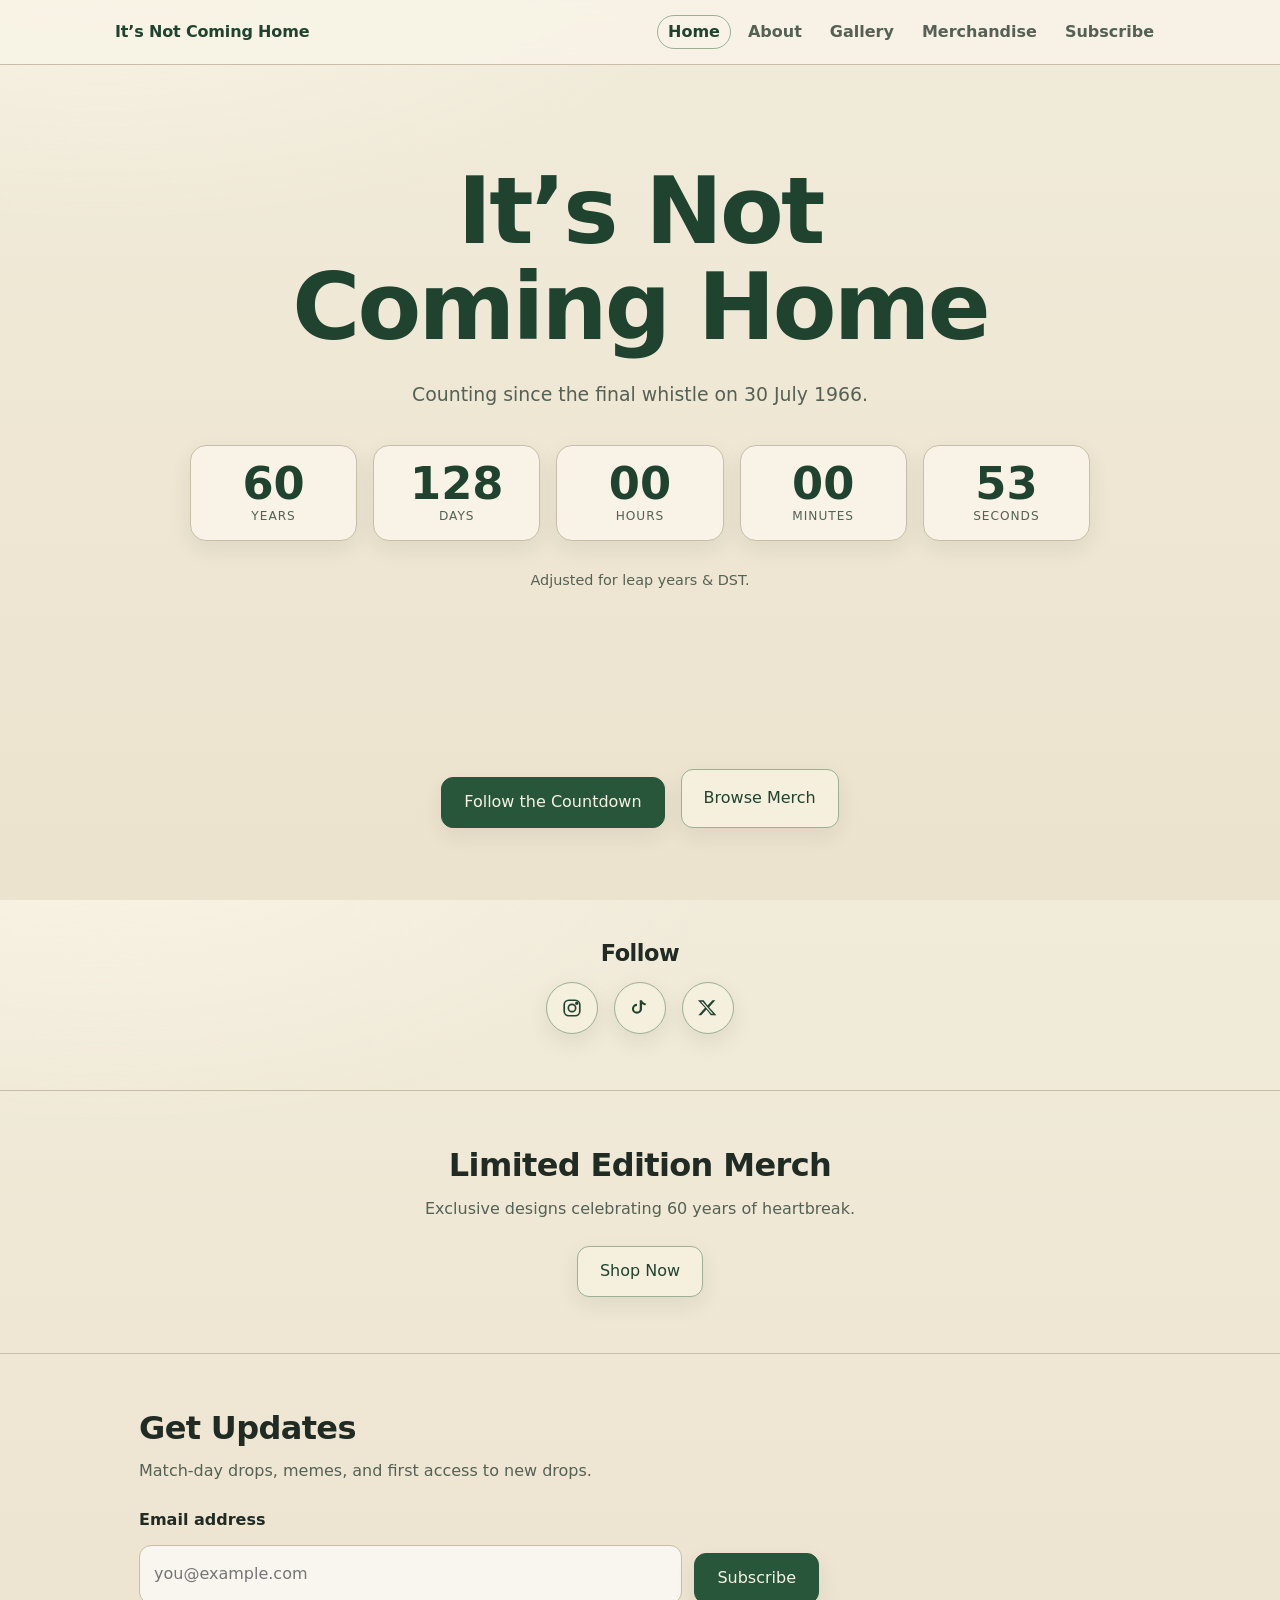
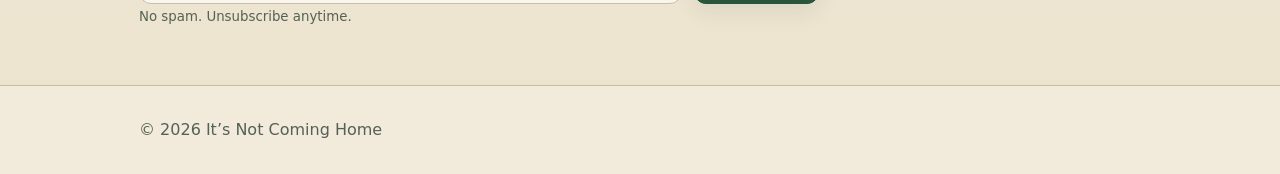
<file: index.html>
<!doctype html>
<html lang="en">
<head>
  <meta charset="utf-8" />
  <meta name="viewport" content="width=device-width,initial-scale=1" />
  <title>It’s Not Coming Home — Since 30 July 1966</title>
  <meta name="description" content="A brutally simple counter since 30 July 1966. Subscribe for updates, memes, and merch when it drops." />
  <link rel="canonical" href="https://yourdomain.com/" />

  <!-- Open Graph / Twitter -->
  <meta property="og:type" content="website">
  <meta property="og:title" content="It’s Not Coming Home">
  <meta property="og:description" content="Counting since the final whistle on 30 July 1966.">
  <meta property="og:image" content="https://yourdomain.com/assets/og-image.jpg">
  <meta name="twitter:card" content="summary_large_image">
  <meta name="twitter:title" content="It's Not Coming Home">
  <meta name="twitter:description" content="Counting since the final whistle on 30 July 1966.">

  <!-- Favicon -->
  <link rel="icon" href="./assets/favicon.svg" type="image/svg+xml">
  <link rel="icon" href="./assets/favicon-32.png" type="image/png" sizes="32x32">
  <link rel="icon" href="./assets/favicon-16.png" type="image/png" sizes="16x16">

  <!-- Analytics (Plausible) -->
  <script defer data-domain="yourdomain.com" src="https://plausible.io/js/script.js"></script>

  <!-- Basic Schema -->
  <script type="application/ld+json">
  { "@context":"https://schema.org", "@type":"WebSite",
    "name":"It’s Not Coming Home", "url":"https://yourdomain.com/" }
  </script>

  <link rel="stylesheet" href="./assets/styles.css" />
</head>
<body class="home-page">
  <header class="site-header">
    <nav class="container nav" aria-label="Primary">
      <a class="brand" href="./">It’s Not Coming Home</a>
      <div class="links">
        <a class="active" href="./">Home</a>
        <a href="./about/">About</a>
        <a href="./gallery/">Gallery</a>
        <a href="./merchandise/">Merchandise</a>
        <a href="./get-in-touch/">Subscribe</a>
      </div>
    </nav>
  </header>

  <main class="home-main">
    <!-- Hero: Clock & Primary Message -->
    <section class="hero home-section home-hero">
      <div class="container">
        <h1 class="headline">It’s Not Coming Home</h1>
        <p class="tagline">Counting since the final whistle on 30 July 1966.</p>

        <div class="timer" aria-live="polite" aria-label="Elapsed time since 30 July 1966">
          <div class="timer-row">
            <div class="time-box"><span id="years" class="num">0</span><span class="label">Years</span></div>
            <div class="time-box"><span id="days" class="num">0</span><span class="label">Days</span></div>
            <div class="time-box"><span id="hours" class="num">00</span><span class="label">Hours</span></div>
            <div class="time-box"><span id="minutes" class="num">00</span><span class="label">Minutes</span></div>
            <div class="time-box"><span id="seconds" class="num">00</span><span class="label">Seconds</span></div>
          </div>
          <p class="subtext">Adjusted for leap years & DST.</p>
        </div>
      </div>
    </section>

    <!-- CTA Block: Primary + Secondary -->
    <section class="cta-block home-section">
      <div class="container">
        <div class="cta-row">
          <a href="./get-in-touch/" class="cta-primary">Follow the Countdown</a>
          <a href="./merchandise/" class="cta-secondary">Browse Merch</a>
        </div>
      </div>
    </section>

    <!-- Social Links -->
    <section class="social-block home-section">
      <div class="container">
        <h2 class="social-title">Follow</h2>
        <div class="social-links">
          <a href="https://www.instagram.com/its_notcominghome/" target="_blank" rel="noopener noreferrer" class="social-link instagram" aria-label="Instagram">
            <svg viewBox="0 0 24 24" aria-hidden="true" focusable="false">
              <rect x="3.5" y="3.5" width="17" height="17" rx="5"></rect>
              <circle cx="12" cy="12" r="4"></circle>
              <circle cx="17.2" cy="6.8" r="1"></circle>
            </svg>
            <span class="sr-only">Instagram</span>
          </a>
          <a href="https://www.tiktok.com/@its_notcominghome" target="_blank" rel="noopener noreferrer" class="social-link tiktok" aria-label="TikTok">
            <svg viewBox="0 0 24 24" aria-hidden="true" focusable="false">
              <path d="M14.2 3.5c.5 1.8 1.9 3 4 3.2V9c-1.5-.1-2.9-.7-4-1.5v5.3A5.5 5.5 0 1 1 8.7 7.3v2.4a3.1 3.1 0 1 0 3 3.1V3.5h2.5z"></path>
            </svg>
            <span class="sr-only">TikTok</span>
          </a>
          <a href="https://x.com/Notcominghome66" target="_blank" rel="noopener noreferrer" class="social-link x" aria-label="X">
            <svg viewBox="0 0 24 24" aria-hidden="true" focusable="false">
              <path d="M16.9 3.5h3.1l-6.8 7.7L21.2 20h-6.1l-4.8-6.3L4.6 20H1.5l7.2-8.2L1 3.5h6.2l4.3 5.7 5.4-5.7zm-1.1 14.7h1.7L6.2 5.2H4.4l11.4 13z"></path>
            </svg>
            <span class="sr-only">X</span>
          </a>
        </div>
      </div>
    </section>

    <!-- Merch Teaser -->
    <section class="merch-teaser home-section">
      <div class="container">
        <h2>Limited Edition Merch</h2>
        <p>Exclusive designs celebrating 60 years of heartbreak.</p>
        <a href="./merchandise/" class="merch-link">Shop Now</a>
      </div>
    </section>

    <!-- Stay Informed / Subscribe -->
    <section class="subscribe-section home-section">
      <div class="container">
        <h2>Get Updates</h2>
        <p>Match-day drops, memes, and first access to new drops.</p>

        <!-- Buttondown embed (replace YOUR_BUTTONDOWN_USERNAME) -->
        <form class="subscribe-form"
              action="https://buttondown.email/api/emails/embed-subscribe/YOUR_BUTTONDOWN_USERNAME"
              method="post" target="popupwindow"
              onsubmit="window.open('https://buttondown.email/YOUR_BUTTONDOWN_USERNAME','popupwindow')">
          <label for="bd-email">Email address</label>
          <div class="subscribe-row">
            <input id="bd-email" type="email" name="email" required placeholder="you@example.com" autocomplete="email" />
            <button type="submit">Subscribe</button>
          </div>
          <small class="muted">No spam. Unsubscribe anytime.</small>
        </form>
      </div>
    </section>
  </main>

  <footer class="site-footer">
    <div class="container">© <span id="year"></span> It’s Not Coming Home</div>
  </footer>

  <script src="./assets/main.js" defer></script>
</body>
</html>
</file>
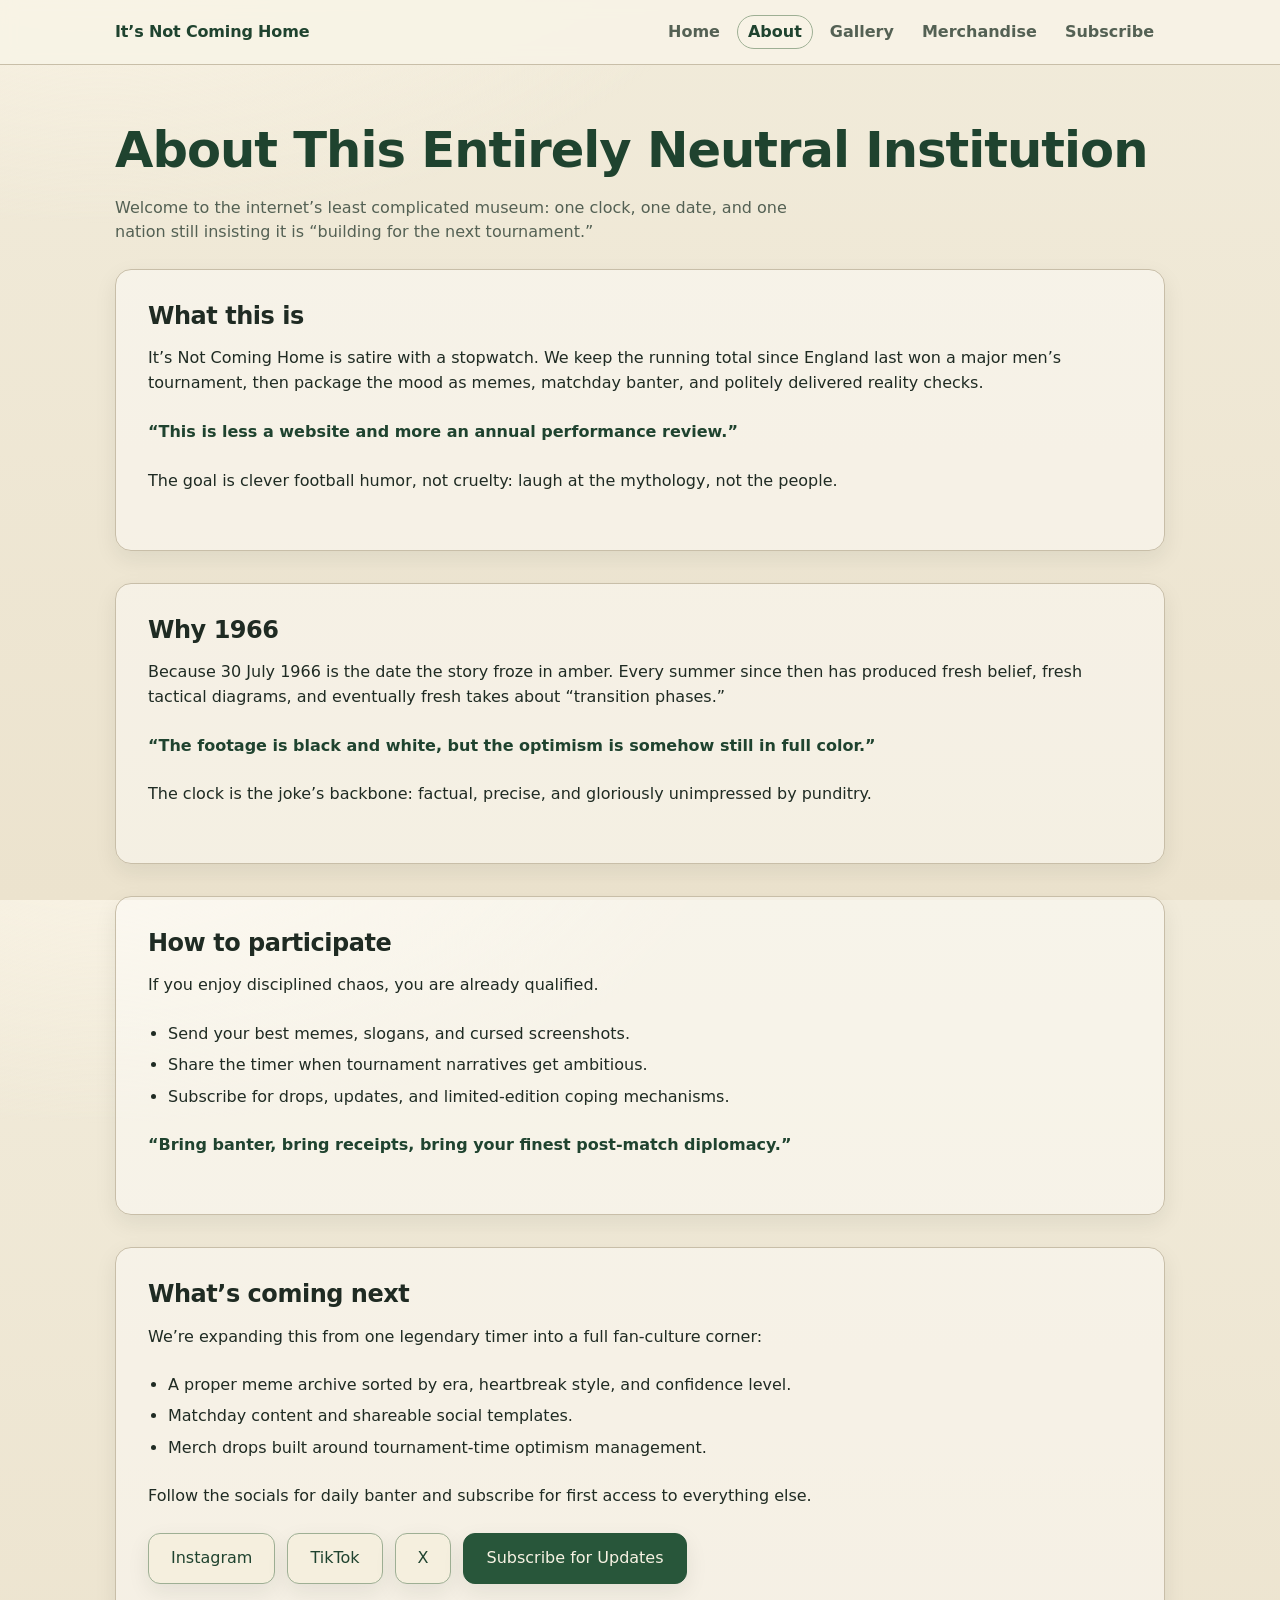
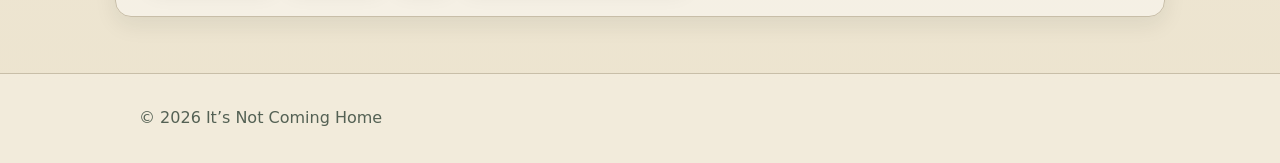
<file: about/index.html>
<!doctype html>
<html lang="en">
<head>
  <meta charset="utf-8"><meta name="viewport" content="width=device-width,initial-scale=1">
  <title>About — It’s Not Coming Home</title>
  <meta name="description" content="About this very serious website with a very serious clock." />
  <link rel="canonical" href="https://itsnotcominghome.com/about/">
  <link rel="icon" href="../assets/favicon.ico">
  <meta property="og:title" content="About — It’s Not Coming Home">
  <meta property="og:description" content="Why this exists and what’s next.">
  <meta property="og:image" content="https://itsnotcominghome.com/assets/og-image.jpg">
  <meta name="twitter:card" content="summary_large_image">
  <script defer data-domain="itsnotcominghome.com" src="https://plausible.io/js/script.js"></script>
  <link rel="stylesheet" href="../assets/styles.css">
</head>
<body>
<header class="site-header"><nav class="container nav" aria-label="Primary">
  <a class="brand" href="../">It’s Not Coming Home</a>
  <div class="links"><a href="../">Home</a><a class="active" href="../about/">About</a><a href="../gallery/">Gallery</a><a href="../merchandise/">Merchandise</a><a href="../get-in-touch/">Subscribe</a></div>
</nav></header>
<main class="container pad-y">
  <h1>About This Entirely Neutral Institution</h1>
  <p class="page-intro">Welcome to the internet’s least complicated museum: one clock, one date, and one nation still insisting it is “building for the next tournament.”</p>

  <div class="section-stack">
    <section class="content-panel">
      <h2>What this is</h2>
      <p>It’s Not Coming Home is satire with a stopwatch. We keep the running total since England last won a major men’s tournament, then package the mood as memes, matchday banter, and politely delivered reality checks.</p>
      <p class="one-liner">“This is less a website and more an annual performance review.”</p>
      <p>The goal is clever football humor, not cruelty: laugh at the mythology, not the people.</p>
    </section>

    <section class="content-panel">
      <h2>Why 1966</h2>
      <p>Because 30 July 1966 is the date the story froze in amber. Every summer since then has produced fresh belief, fresh tactical diagrams, and eventually fresh takes about “transition phases.”</p>
      <p class="one-liner">“The footage is black and white, but the optimism is somehow still in full color.”</p>
      <p>The clock is the joke’s backbone: factual, precise, and gloriously unimpressed by punditry.</p>
    </section>

    <section class="content-panel">
      <h2>How to participate</h2>
      <p>If you enjoy disciplined chaos, you are already qualified.</p>
      <ul>
        <li>Send your best memes, slogans, and cursed screenshots.</li>
        <li>Share the timer when tournament narratives get ambitious.</li>
        <li>Subscribe for drops, updates, and limited-edition coping mechanisms.</li>
      </ul>
      <p class="one-liner">“Bring banter, bring receipts, bring your finest post-match diplomacy.”</p>
    </section>

    <section class="content-panel">
      <h2>What’s coming next</h2>
      <p>We’re expanding this from one legendary timer into a full fan-culture corner:</p>
      <ul>
        <li>A proper meme archive sorted by era, heartbreak style, and confidence level.</li>
        <li>Matchday content and shareable social templates.</li>
        <li>Merch drops built around tournament-time optimism management.</li>
      </ul>
      <p>Follow the socials for daily banter and subscribe for first access to everything else.</p>
      <div class="actions-row">
        <a href="https://www.instagram.com/its_notcominghome/" target="_blank" rel="noopener noreferrer" class="cta-secondary">Instagram</a>
        <a href="https://www.tiktok.com/@its_notcominghome" target="_blank" rel="noopener noreferrer" class="cta-secondary">TikTok</a>
        <a href="https://x.com/Notcominghome66" target="_blank" rel="noopener noreferrer" class="cta-secondary">X</a>
        <a class="cta" href="../get-in-touch/">Subscribe for Updates</a>
      </div>
    </section>
  </div>
</main>
<footer class="site-footer"><div class="container">© <span id="year"></span> It’s Not Coming Home</div></footer>
<script src="../assets/main.js" defer></script>
</body>
</html>
</file>
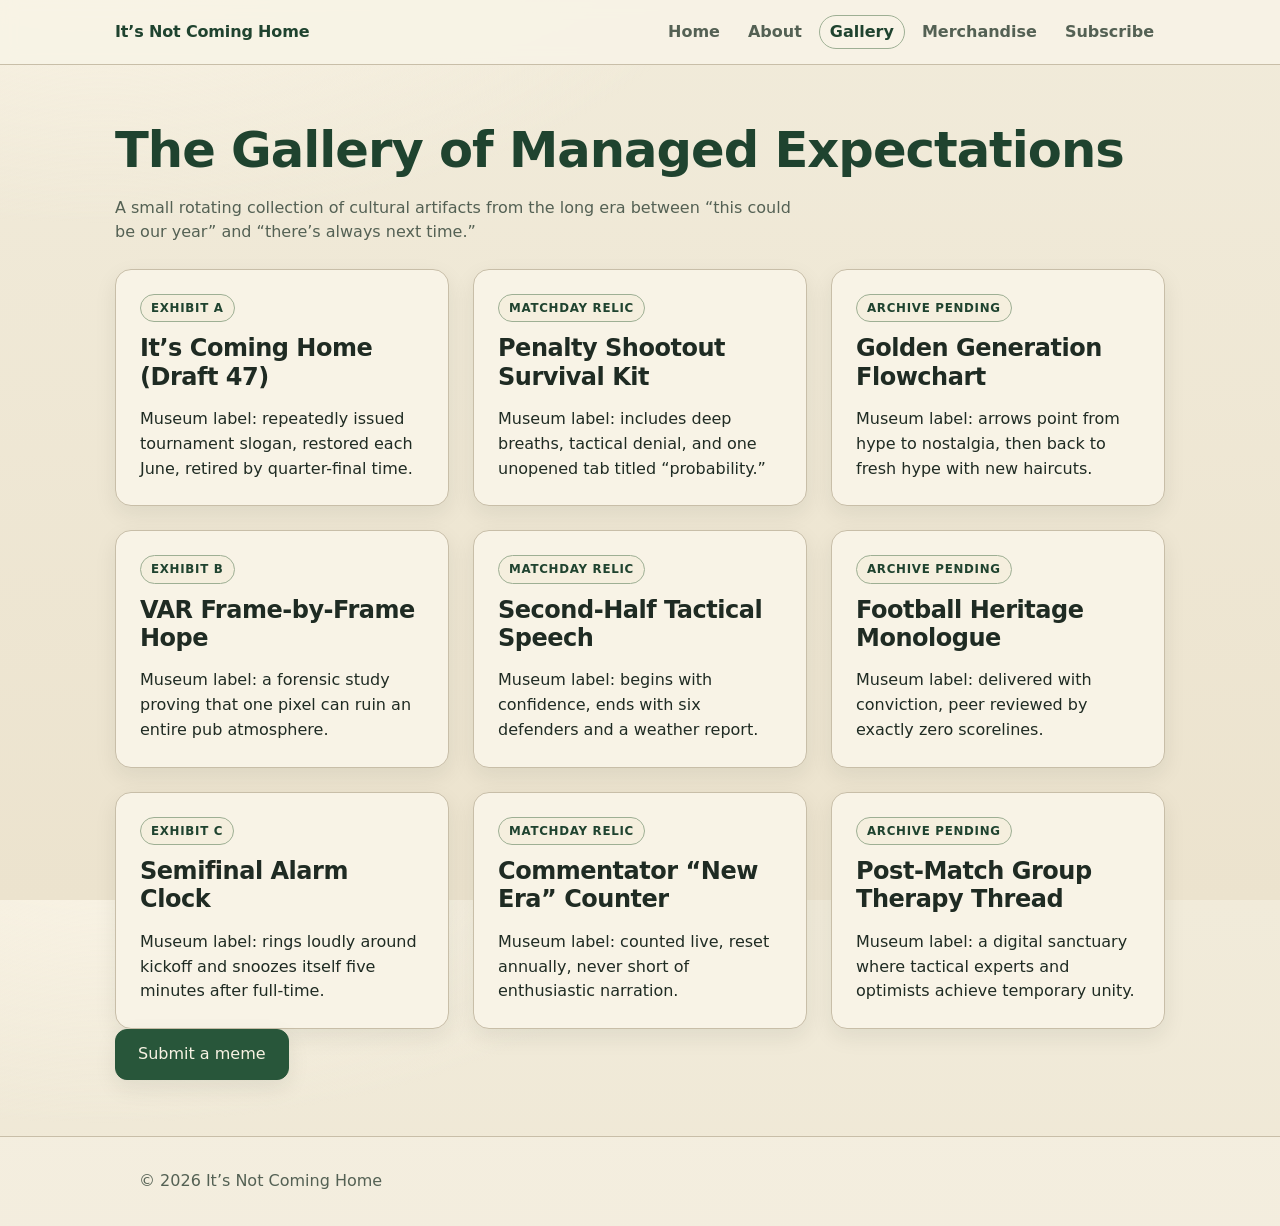
<file: gallery/index.html>
<!doctype html>
<html lang="en">
<head>
  <meta charset="utf-8"><meta name="viewport" content="width=device-width,initial-scale=1">
  <title>Gallery — It’s Not Coming Home</title>
  <meta name="description" content="A few images. Replace with your own classics." />
  <link rel="canonical" href="https://itsnotcominghome.com/gallery/">
  <link rel="icon" href="../assets/favicon.ico">
  <meta property="og:title" content="Gallery — It’s Not Coming Home">
  <meta property="og:image" content="https://itsnotcominghome.com/assets/og-image.jpg">
  <meta name="twitter:card" content="summary_large_image">
  <script defer data-domain="itsnotcominghome.com" src="https://plausible.io/js/script.js"></script>
  <link rel="stylesheet" href="../assets/styles.css">
</head>
<body>
<header class="site-header"><nav class="container nav" aria-label="Primary">
  <a class="brand" href="../">It’s Not Coming Home</a>
  <div class="links"><a href="../">Home</a><a href="../about/">About</a><a class="active" href="../gallery/">Gallery</a><a href="../merchandise/">Merchandise</a><a href="../get-in-touch/">Subscribe</a></div>
</nav></header>
<main class="container pad-y">
  <h1>The Gallery of Managed Expectations</h1>
  <p class="page-intro">A small rotating collection of cultural artifacts from the long era between “this could be our year” and “there’s always next time.”</p>

  <div class="grid">
    <article class="card">
      <div class="card-body">
        <span class="chip">Exhibit A</span>
        <h2>It’s Coming Home (Draft 47)</h2>
        <p>Museum label: repeatedly issued tournament slogan, restored each June, retired by quarter-final time.</p>
      </div>
    </article>

    <article class="card">
      <div class="card-body">
        <span class="chip">Matchday Relic</span>
        <h2>Penalty Shootout Survival Kit</h2>
        <p>Museum label: includes deep breaths, tactical denial, and one unopened tab titled “probability.”</p>
      </div>
    </article>

    <article class="card">
      <div class="card-body">
        <span class="chip">Archive Pending</span>
        <h2>Golden Generation Flowchart</h2>
        <p>Museum label: arrows point from hype to nostalgia, then back to fresh hype with new haircuts.</p>
      </div>
    </article>

    <article class="card">
      <div class="card-body">
        <span class="chip">Exhibit B</span>
        <h2>VAR Frame-by-Frame Hope</h2>
        <p>Museum label: a forensic study proving that one pixel can ruin an entire pub atmosphere.</p>
      </div>
    </article>

    <article class="card">
      <div class="card-body">
        <span class="chip">Matchday Relic</span>
        <h2>Second-Half Tactical Speech</h2>
        <p>Museum label: begins with confidence, ends with six defenders and a weather report.</p>
      </div>
    </article>

    <article class="card">
      <div class="card-body">
        <span class="chip">Archive Pending</span>
        <h2>Football Heritage Monologue</h2>
        <p>Museum label: delivered with conviction, peer reviewed by exactly zero scorelines.</p>
      </div>
    </article>

    <article class="card">
      <div class="card-body">
        <span class="chip">Exhibit C</span>
        <h2>Semifinal Alarm Clock</h2>
        <p>Museum label: rings loudly around kickoff and snoozes itself five minutes after full-time.</p>
      </div>
    </article>

    <article class="card">
      <div class="card-body">
        <span class="chip">Matchday Relic</span>
        <h2>Commentator “New Era” Counter</h2>
        <p>Museum label: counted live, reset annually, never short of enthusiastic narration.</p>
      </div>
    </article>

    <article class="card">
      <div class="card-body">
        <span class="chip">Archive Pending</span>
        <h2>Post-Match Group Therapy Thread</h2>
        <p>Museum label: a digital sanctuary where tactical experts and optimists achieve temporary unity.</p>
      </div>
    </article>
  </div>

  <div class="actions-row">
    <a class="cta" href="../get-in-touch/">Submit a meme</a>
  </div>
</main>
<footer class="site-footer"><div class="container">© <span id="year"></span> It’s Not Coming Home</div></footer>
<script src="../assets/main.js" defer></script>
</body>
</html>
</file>
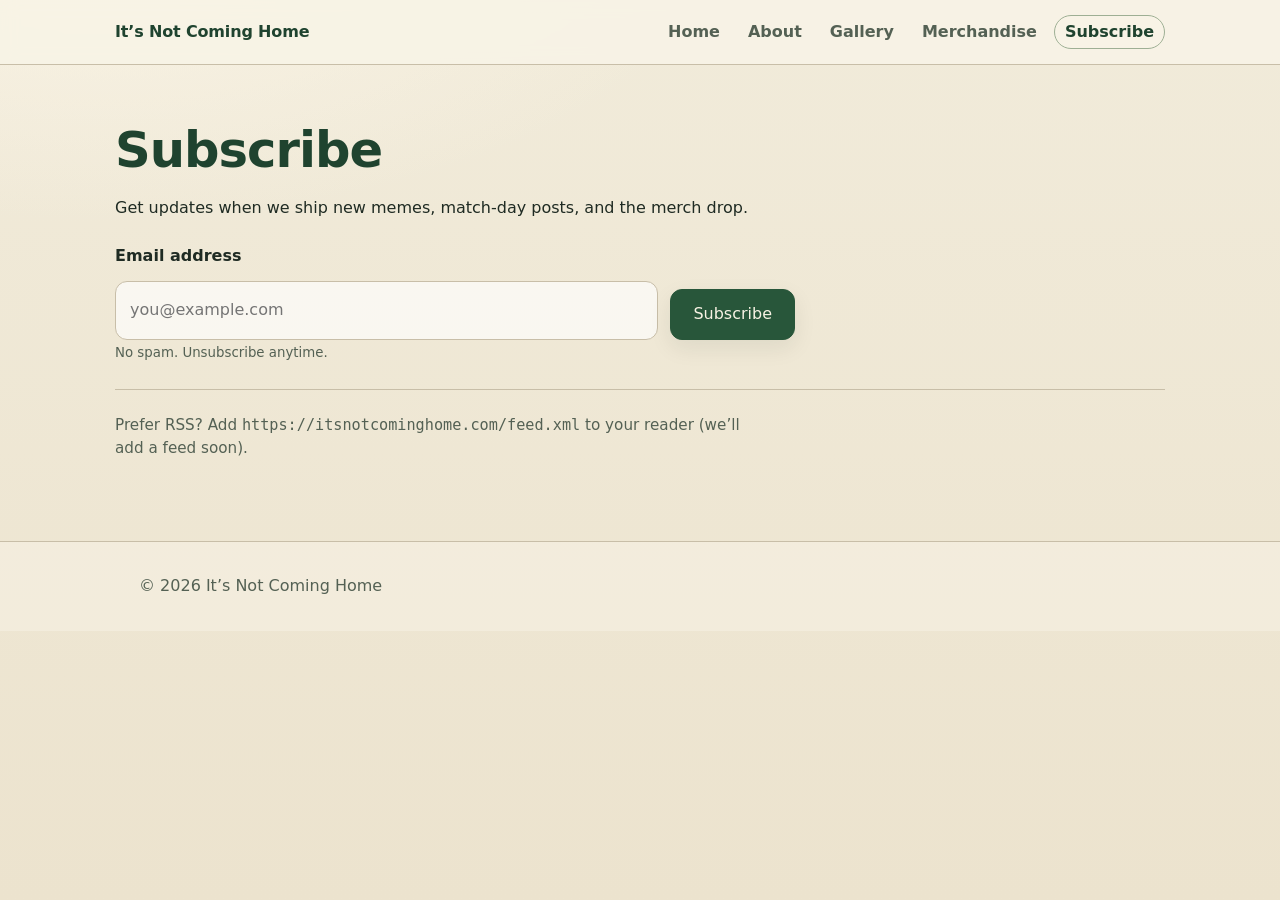
<file: get-in-touch/index.html>
<!doctype html>
<html lang="en">
<head>
  <meta charset="utf-8"><meta name="viewport" content="width=device-width,initial-scale=1">
  <title>Subscribe — It’s Not Coming Home</title>
  <meta name="description" content="Subscribe for match-day drops, new memes, and merch announcements." />
  <link rel="canonical" href="https://itsnotcominghome.com/subscribe/">
  <link rel="icon" href="../assets/favicon.ico">
  <meta property="og:title" content="Subscribe — It’s Not Coming Home">
  <meta property="og:description" content="No spam. Unsubscribe anytime.">
  <meta property="og:image" content="https://itsnotcominghome.com/assets/og-image.jpg">
  <meta name="twitter:card" content="summary_large_image">
  <script defer data-domain="itsnotcominghome.com" src="https://plausible.io/js/script.js"></script>
  <link rel="stylesheet" href="../assets/styles.css">
</head>
<body>
<header class="site-header"><nav class="container nav" aria-label="Primary">
  <a class="brand" href="../">It’s Not Coming Home</a>
  <div class="links"><a href="../">Home</a><a href="../about/">About</a><a href="../gallery/">Gallery</a><a href="../merchandise/">Merchandise</a><a class="active" href="../get-in-touch/">Subscribe</a></div>
</nav></header>
<main class="container pad-y">
  <h1>Subscribe</h1>
  <p>Get updates when we ship new memes, match-day posts, and the merch drop.</p>

  <!-- Buttondown: replace YOUR_BUTTONDOWN_USERNAME -->
  <form class="subscribe-form"
        action="https://buttondown.email/api/emails/embed-subscribe/YOUR_BUTTONDOWN_USERNAME"
        method="post" target="popupwindow"
        onsubmit="window.open('https://buttondown.email/YOUR_BUTTONDOWN_USERNAME','popupwindow')">
    <label for="bd-email">Email address</label>
    <div class="subscribe-row">
      <input id="bd-email" type="email" name="email" required placeholder="you@example.com" autocomplete="email" />
      <button type="submit">Subscribe</button>
    </div>
    <small class="muted">No spam. Unsubscribe anytime.</small>
  </form>

  <hr class="divider" />
  <p class="muted small">Prefer RSS? Add <code>https://itsnotcominghome.com/feed.xml</code> to your reader (we’ll add a feed soon).</p>
</main>
<footer class="site-footer"><div class="container">© <span id="year"></span> It’s Not Coming Home</div></footer>
<script src="../assets/main.js" defer></script>
</body>
</html>
</file>
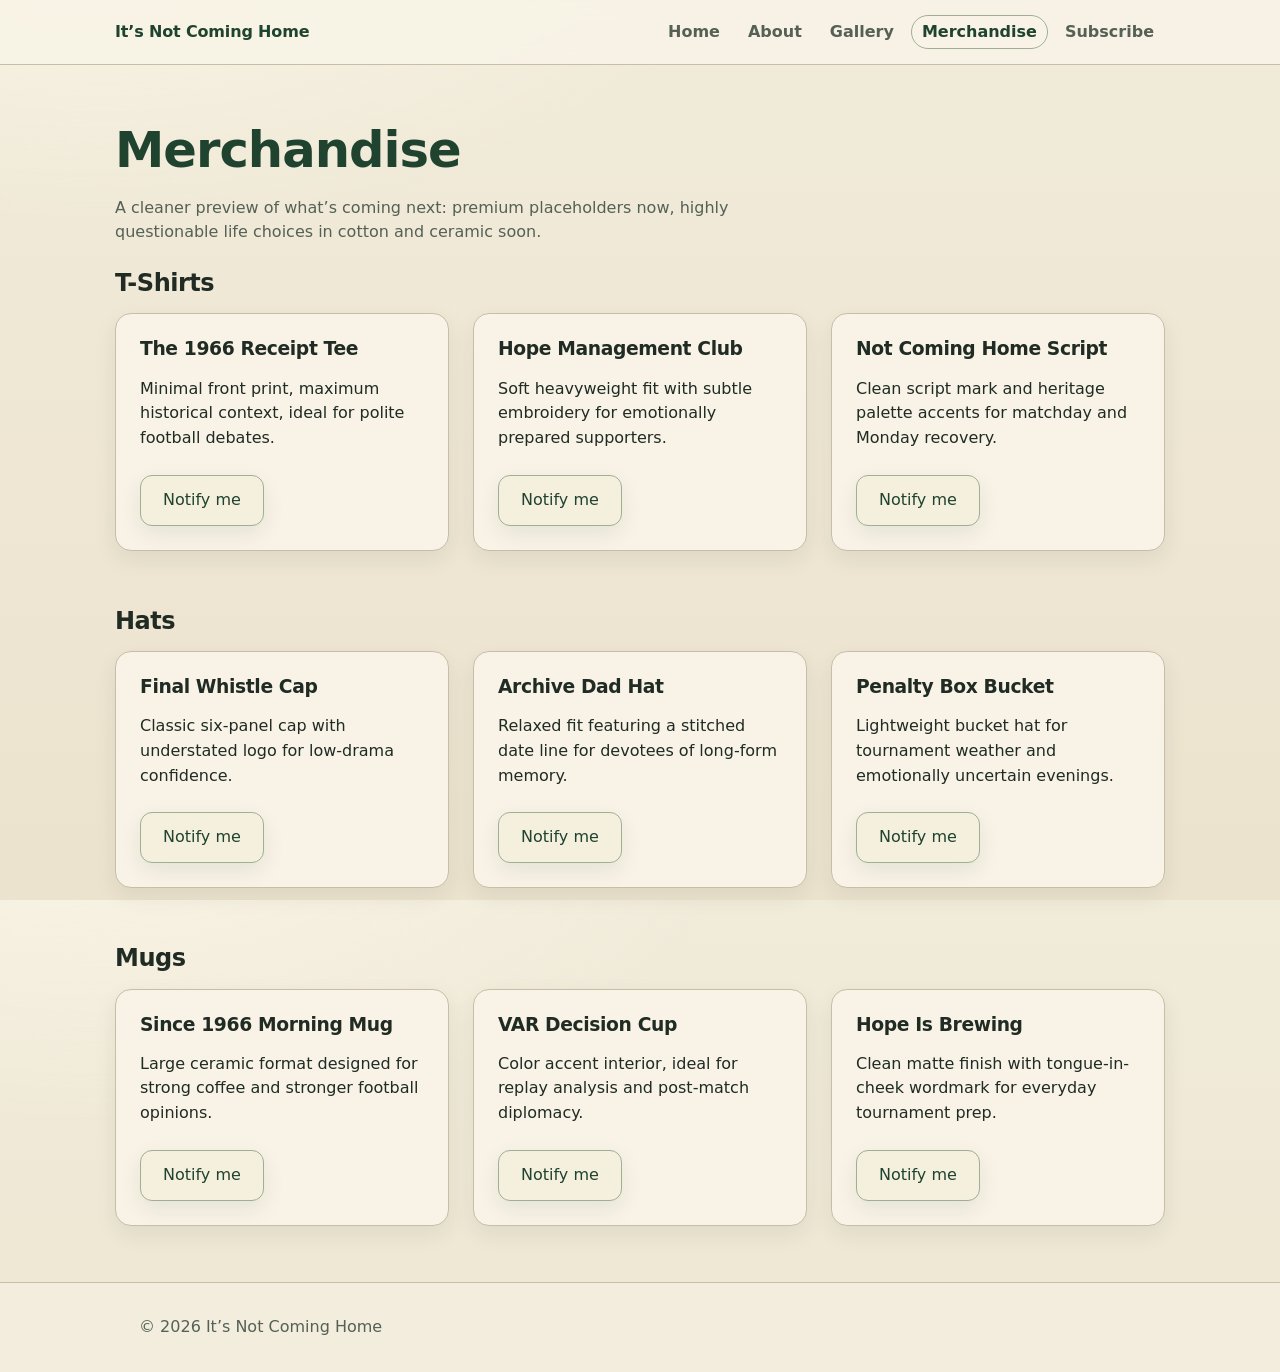
<file: merchandise/index.html>
<!doctype html>
<html lang="en">
<head>
  <meta charset="utf-8"><meta name="viewport" content="width=device-width,initial-scale=1">
  <title>Merchandise — It’s Not Coming Home</title>
  <meta name="description" content="Coming soon. Subscribe for first dibs on the drop." />
  <link rel="canonical" href="https://itsnotcominghome.com/merchandise/">
  <link rel="icon" href="../assets/favicon.ico">
  <meta property="og:title" content="Merchandise — It’s Not Coming Home">
  <meta property="og:description" content="Coming soon. Subscribe for first dibs.">
  <meta property="og:image" content="https://itsnotcominghome.com/assets/og-image.jpg">
  <meta name="twitter:card" content="summary_large_image">
  <script defer data-domain="itsnotcominghome.com" src="https://plausible.io/js/script.js"></script>
  <link rel="stylesheet" href="../assets/styles.css">
</head>
<body>
<header class="site-header"><nav class="container nav" aria-label="Primary">
  <a class="brand" href="../">It’s Not Coming Home</a>
  <div class="links"><a href="../">Home</a><a href="../about/">About</a><a href="../gallery/">Gallery</a><a class="active" href="../merchandise/">Merchandise</a><a href="../get-in-touch/">Subscribe</a></div>
</nav></header>
<main class="container pad-y">
  <h1>Merchandise</h1>
  <p class="page-intro">A cleaner preview of what’s coming next: premium placeholders now, highly questionable life choices in cotton and ceramic soon.</p>

  <section class="product-category">
    <h2>T-Shirts</h2>
    <div class="grid">
      <article class="card">
        <div class="card-body">
          <h3>The 1966 Receipt Tee</h3>
          <p>Minimal front print, maximum historical context, ideal for polite football debates.</p>
          <a class="cta-secondary" href="../get-in-touch/">Notify me</a>
        </div>
      </article>

      <article class="card">
        <div class="card-body">
          <h3>Hope Management Club</h3>
          <p>Soft heavyweight fit with subtle embroidery for emotionally prepared supporters.</p>
          <a class="cta-secondary" href="../get-in-touch/">Notify me</a>
        </div>
      </article>

      <article class="card">
        <div class="card-body">
          <h3>Not Coming Home Script</h3>
          <p>Clean script mark and heritage palette accents for matchday and Monday recovery.</p>
          <a class="cta-secondary" href="../get-in-touch/">Notify me</a>
        </div>
      </article>
    </div>
  </section>

  <section class="product-category">
    <h2>Hats</h2>
    <div class="grid">
      <article class="card">
        <div class="card-body">
          <h3>Final Whistle Cap</h3>
          <p>Classic six-panel cap with understated logo for low-drama confidence.</p>
          <a class="cta-secondary" href="../get-in-touch/">Notify me</a>
        </div>
      </article>

      <article class="card">
        <div class="card-body">
          <h3>Archive Dad Hat</h3>
          <p>Relaxed fit featuring a stitched date line for devotees of long-form memory.</p>
          <a class="cta-secondary" href="../get-in-touch/">Notify me</a>
        </div>
      </article>

      <article class="card">
        <div class="card-body">
          <h3>Penalty Box Bucket</h3>
          <p>Lightweight bucket hat for tournament weather and emotionally uncertain evenings.</p>
          <a class="cta-secondary" href="../get-in-touch/">Notify me</a>
        </div>
      </article>
    </div>
  </section>

  <section class="product-category">
    <h2>Mugs</h2>
    <div class="grid">
      <article class="card">
        <div class="card-body">
          <h3>Since 1966 Morning Mug</h3>
          <p>Large ceramic format designed for strong coffee and stronger football opinions.</p>
          <a class="cta-secondary" href="../get-in-touch/">Notify me</a>
        </div>
      </article>

      <article class="card">
        <div class="card-body">
          <h3>VAR Decision Cup</h3>
          <p>Color accent interior, ideal for replay analysis and post-match diplomacy.</p>
          <a class="cta-secondary" href="../get-in-touch/">Notify me</a>
        </div>
      </article>

      <article class="card">
        <div class="card-body">
          <h3>Hope Is Brewing</h3>
          <p>Clean matte finish with tongue-in-cheek wordmark for everyday tournament prep.</p>
          <a class="cta-secondary" href="../get-in-touch/">Notify me</a>
        </div>
      </article>
    </div>
  </section>
</main>
<footer class="site-footer"><div class="container">© <span id="year"></span> It’s Not Coming Home</div></footer>
<script src="../assets/main.js" defer></script>
</body>
</html>
</file>
<file: assets/styles.css>
:root{
  --bg:#f1ebda;
  --bg-alt:#ece3ce;
  --surface:#f8f3e6;
  --surface-soft:#f5efde;
  --fg:#1f2b23;
  --muted:#546154;
  --border:#c8bea8;
  --border-strong:#9eaf94;
  --accent:#28563a;
  --accent-strong:#1f432f;
  --accent-ink:#f7f2e3;
  --focus:#1e5e39;
  --focus-ring:rgba(30,94,57,0.22);
  --shadow-soft:0 8px 22px rgba(26,39,31,0.08);
  --shadow-lifted:0 14px 30px rgba(26,39,31,0.12);
  --radius-s:12px;
  --radius-m:16px;
  --radius-l:24px;
  --space-2xs:0.5rem;
  --space-xs:0.75rem;
  --space-s:1rem;
  --space-m:1.5rem;
  --space-l:2rem;
  --space-xl:2.75rem;
  --space-2xl:3.5rem;
  --space-3xl:4.5rem;
}

*{box-sizing:border-box}
html,body{height:100%}
body{
  margin:0;
  font-family:system-ui,-apple-system,Inter,Segoe UI,Roboto,Arial,sans-serif;
  line-height:1.55;
  color:var(--fg);
  background:
    radial-gradient(1100px 540px at 8% -10%, #faf4e6 0%, transparent 58%),
    linear-gradient(180deg, var(--bg) 0%, var(--bg-alt) 100%);
}

h1,h2,h3{
  margin:0 0 var(--space-s);
  color:var(--fg);
  line-height:1.18;
  letter-spacing:-0.02em;
}

p{margin:0 0 var(--space-m)}

.container{max-width:1050px;margin:0 auto;padding:0 clamp(16px,4vw,24px)}
.pad-y{padding:var(--space-2xl) 0}

.site-header{
  position:sticky;
  top:0;
  z-index:120;
  border-bottom:1px solid var(--border);
  background:rgba(248,243,230,0.9);
  backdrop-filter:blur(8px);
  -webkit-backdrop-filter:blur(8px);
}
.nav{
  display:flex;
  align-items:center;
  justify-content:space-between;
  flex-wrap:wrap;
  min-height:64px;
  gap:var(--space-xs) var(--space-s);
  padding:8px 0;
}
.brand{
  font-weight:800;
  color:var(--accent-strong);
  text-decoration:none;
  letter-spacing:-0.01em;
  min-width:0;
}
.links{
  display:flex;
  flex-wrap:wrap;
  justify-content:flex-end;
  gap:6px;
}
.links a{
  color:var(--muted);
  text-decoration:none;
  border:1px solid transparent;
  border-radius:999px;
  padding:6px 10px;
  line-height:1.2;
  font-weight:600;
  transition:color 0.2s ease,background-color 0.2s ease,border-color 0.2s ease;
}
.links a:hover{
  color:var(--accent-strong);
  background:var(--surface-soft);
  border-color:var(--border);
}
.links a.active{
  color:var(--accent-strong);
  background:var(--surface);
  border-color:var(--border-strong);
}

.site-footer{
  border-top:1px solid var(--border);
  color:var(--muted);
  padding:var(--space-l) 0;
  background:rgba(248,243,230,0.55);
}

a,button,input,textarea,select{font:inherit}
:where(a,button,input,textarea,select):focus-visible{
  outline:2px solid var(--focus);
  outline-offset:2px;
  box-shadow:0 0 0 4px var(--focus-ring);
}

.hero{
  display:grid;
  place-items:center;
  text-align:center;
  min-height:70vh;
  padding:var(--space-2xl) 0;
}
.headline{
  margin:0;
  font-size:clamp(2.6rem,7.4vw,5.8rem);
  line-height:1.04;
  letter-spacing:-0.03em;
  color:var(--accent-strong);
  text-wrap:balance;
}
.tagline{
  margin:0;
  max-width:42ch;
  color:var(--muted);
  font-size:clamp(1rem,2vw,1.18rem);
}

.timer{margin-top:var(--space-xs)}
.timer-row{display:flex;flex-wrap:wrap;gap:var(--space-s);justify-content:center}
.time-box{
  background:var(--surface);
  border:1px solid var(--border);
  border-radius:var(--radius-m);
  box-shadow:var(--shadow-soft);
  padding:14px 12px;
  min-width:106px;
}
.num{
  display:block;
  font-variant-numeric:tabular-nums;
  font-size:clamp(1.5rem,4.6vw,2.8rem);
  line-height:1.05;
  font-weight:800;
  color:var(--accent-strong);
}
.label{
  display:block;
  font-size:0.76rem;
  letter-spacing:0.08em;
  text-transform:uppercase;
  color:var(--muted);
}
.subtext{
  margin-top:var(--space-xs);
  color:var(--muted);
  font-size:0.9rem;
}

.grid{display:grid;gap:var(--space-m);grid-template-columns:repeat(auto-fit,minmax(260px,1fr))}
.card{
  background:var(--surface);
  border:1px solid var(--border);
  border-radius:var(--radius-m);
  box-shadow:var(--shadow-soft);
  overflow:hidden;
}
.card img{display:block;width:100%;height:auto}
.card figcaption{
  padding:12px 14px;
  color:var(--muted);
  background:rgba(255,255,255,0.35);
}
.card-body{padding:var(--space-m)}
.card-body > :last-child{margin-bottom:0}

.page-intro{
  max-width:74ch;
  color:var(--muted);
}
.section-stack{display:grid;gap:var(--space-l)}
.content-panel{
  background:rgba(255,255,255,0.42);
  border:1px solid var(--border);
  border-radius:var(--radius-m);
  box-shadow:var(--shadow-soft);
  padding:var(--space-l);
}
.content-panel ul{
  margin:0 0 var(--space-m);
  padding-left:1.25rem;
}
.content-panel li{margin-bottom:0.4rem}
.content-panel li:last-child{margin-bottom:0}
.one-liner{
  margin:0 0 var(--space-m);
  color:var(--accent-strong);
  font-weight:700;
}

.chip{
  display:inline-flex;
  align-items:center;
  margin-bottom:var(--space-xs);
  padding:4px 10px;
  border:1px solid var(--border-strong);
  border-radius:999px;
  background:var(--surface-soft);
  color:var(--accent-strong);
  font-size:0.74rem;
  letter-spacing:0.06em;
  text-transform:uppercase;
  font-weight:700;
}

.actions-row{
  display:flex;
  flex-wrap:wrap;
  align-items:center;
  gap:var(--space-xs);
}
.actions-row .cta,.actions-row .cta-primary,.actions-row .cta-secondary{margin-top:0}

.product-category + .product-category{margin-top:var(--space-2xl)}
.product-category h2{margin-bottom:var(--space-s)}

.coming-soon{display:grid;gap:var(--space-s);grid-template-columns:repeat(auto-fit,minmax(220px,1fr))}
.coming-soon .card{padding:var(--space-m)}
.coming-soon .card h3{margin:0 0 var(--space-xs)}
.coming-soon .card p{margin:0;color:var(--muted)}

.contact-form,.subscribe-form{max-width:680px}
.contact-form label,.subscribe-form label{
  display:block;
  margin:12px 0;
  color:var(--fg);
  font-weight:600;
}
.contact-form input,.contact-form textarea,.subscribe-form input{
  width:100%;
  border-radius:var(--radius-s);
  border:1px solid var(--border);
  background:rgba(255,255,255,0.66);
  color:var(--fg);
  padding:12px 14px;
  transition:border-color 0.2s ease,box-shadow 0.2s ease,background-color 0.2s ease;
}
.contact-form input:focus,.contact-form textarea:focus,.subscribe-form input:focus{
  border-color:var(--border-strong);
  background:#fffdfa;
}

:where(.cta-primary,.cta-secondary,.social-link,.merch-link,.contact-form button,.subscribe-form button,.cta){
  display:inline-flex;
  align-items:center;
  justify-content:center;
  text-decoration:none;
  border-radius:var(--radius-s);
  border:1px solid var(--border-strong);
  background:var(--surface-soft);
  color:var(--accent-strong);
  padding:12px 22px;
  font-weight:700;
  line-height:1.2;
  cursor:pointer;
  box-shadow:var(--shadow-soft);
  transition:transform 0.18s ease,border-color 0.2s ease,background-color 0.2s ease,color 0.2s ease,box-shadow 0.2s ease;
}

:where(.cta-primary,.contact-form button,.subscribe-form button,.cta){
  margin-top:8px;
  background:var(--accent);
  border-color:var(--accent);
  color:var(--accent-ink);
}

:where(.cta-primary,.contact-form button,.subscribe-form button,.cta):hover{
  transform:translateY(-1px);
  background:var(--accent-strong);
  border-color:var(--accent-strong);
  box-shadow:var(--shadow-lifted);
}

:where(.cta-secondary,.social-link,.merch-link):hover{
  transform:translateY(-1px);
  border-color:var(--accent);
  color:var(--accent-strong);
}

.subscribe-row{display:flex;gap:var(--space-xs)}
.subscribe-row input{flex:1}
.muted{color:var(--muted)}
.small{font-size:0.95rem}
.divider{border:0;border-top:1px solid var(--border);margin:24px 0}
.hp,.sr-only{
  position:absolute;
  left:-9999px;
  width:1px;
  height:1px;
  overflow:hidden;
}

/* Homepage layout rhythm */
.home-page .home-main > .home-section{padding:var(--space-2xl) 0}
.home-page .hero{
  min-height:clamp(33rem,72vh,48rem);
  padding:var(--space-3xl) 0 var(--space-2xl);
}
.home-page .hero .container{
  display:grid;
  justify-items:center;
  gap:var(--space-m);
}
.home-page .timer{
  display:grid;
  gap:var(--space-s);
  width:min(100%,900px);
}
.home-page .timer-row{
  display:grid;
  grid-template-columns:repeat(5,minmax(0,1fr));
  gap:var(--space-s);
  width:100%;
}

.cta-block,.social-block{text-align:center}
.cta-row,.social-links{display:flex;gap:var(--space-s);justify-content:center;flex-wrap:wrap}
.social-title{margin:0 0 var(--space-s);font-size:1.4rem}

.home-page .social-link{
  width:52px;
  height:52px;
  padding:0;
  border-radius:50%;
}
.home-page .social-link svg{
  width:22px;
  height:22px;
  display:block;
}
.home-page .social-link.instagram svg{
  fill:none;
  stroke:currentColor;
  stroke-width:1.8;
}
.home-page .social-link.tiktok svg,
.home-page .social-link.x svg{fill:currentColor}

.merch-teaser{
  text-align:center;
  border-top:1px solid var(--border);
}
.merch-teaser h2{margin:0 0 var(--space-xs);font-size:clamp(1.6rem,3.4vw,2rem)}
.merch-teaser p{margin:0 0 var(--space-m);color:var(--muted)}

.subscribe-section{border-top:1px solid var(--border)}
.subscribe-section h2{margin:0 0 var(--space-xs);font-size:clamp(1.6rem,3.4vw,2rem)}
.subscribe-section > .container > p{margin:0 0 var(--space-m);color:var(--muted)}

main.container.pad-y > h1{
  font-size:clamp(1.95rem,5vw,3.1rem);
  color:var(--accent-strong);
}
main.container.pad-y > p{max-width:68ch}

@media (max-width:900px){
  .home-page .timer-row{grid-template-columns:repeat(3,minmax(0,1fr))}
}

@media (max-width:720px){
  .nav{min-height:56px;padding:7px 0}
  .links{width:100%;justify-content:flex-start}
  .pad-y{padding:var(--space-xl) 0}
  .content-panel{padding:var(--space-m)}
  .actions-row{flex-direction:column;align-items:flex-start}
  .actions-row .cta,.actions-row .cta-primary,.actions-row .cta-secondary{width:min(100%,340px)}
  .home-page .home-main > .home-section{padding:var(--space-xl) 0}
  .home-page .hero{padding:var(--space-2xl) 0 var(--space-xl)}
  .home-page .timer-row{
    grid-template-columns:repeat(2,minmax(0,1fr));
    gap:var(--space-xs);
  }
  .subscribe-row{flex-direction:column}
  .subscribe-row input,.subscribe-row button{width:100%}
  .cta-row{flex-direction:column;align-items:center;gap:12px}
  .cta-primary,.cta-secondary,.merch-link{width:min(100%,340px)}
}
</file>
